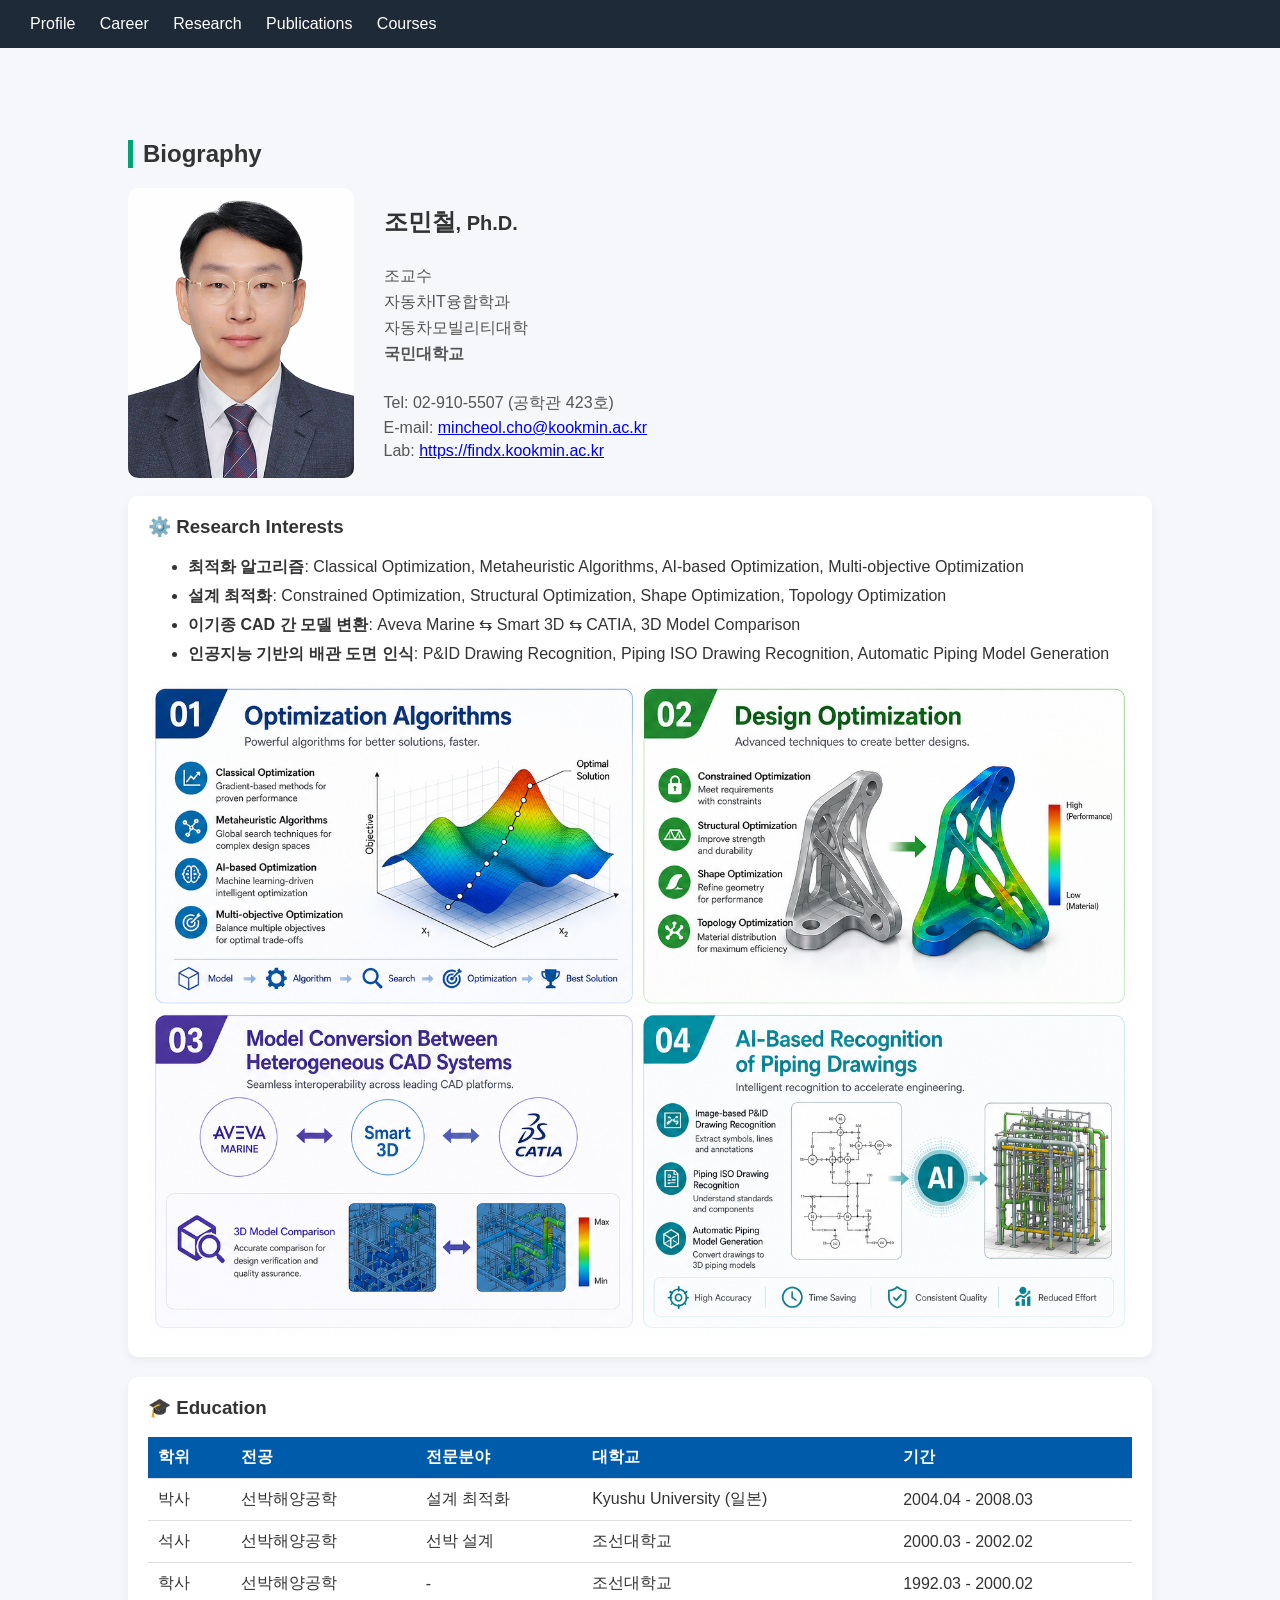
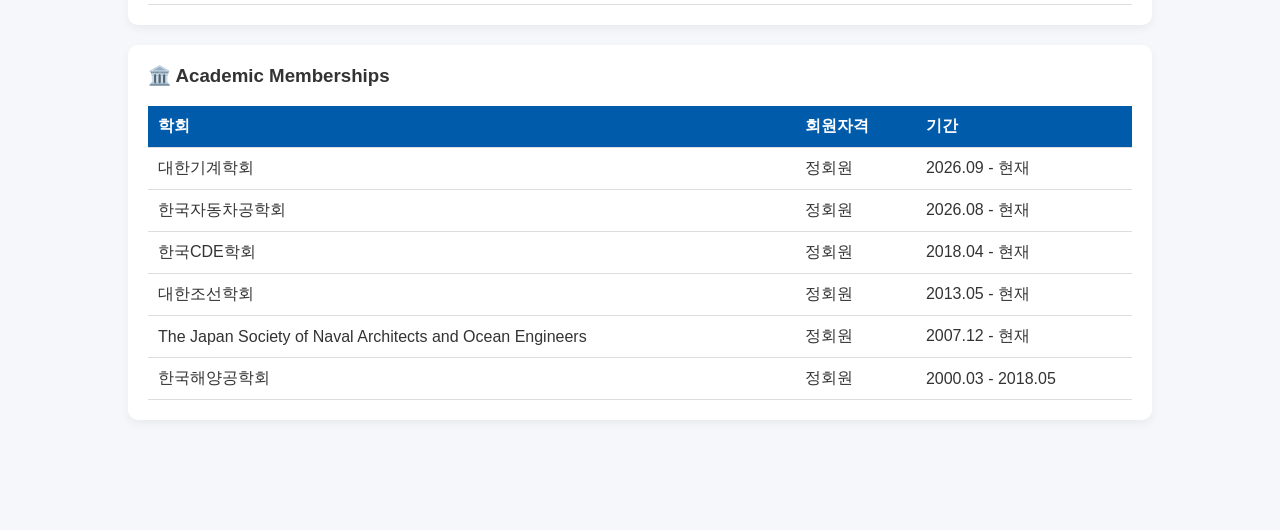
<file: index.html>
<!DOCTYPE html>
<html lang="kr">

<head>
<meta charset="UTF-8">
<meta name="viewport" content="width=device-width, initial-scale=1.0">
<title>FindX - Profile</title>
<link rel="stylesheet" href="style.css">
<link rel="icon" href="./img/kmu.ico" type="image/x-icon">
</head>

<body>

<!-- 네비게이션 -->
<nav>
    <a href="index.html">Profile</a>

    <div class="dropdown">
        <a href="career.html">Career</a>
        <div class="dropdown-content">
            <a href="career.html#industry">Industry</a>
            <a href="career.html#teaching">Teaching</a>
            <a href="career.html#service">Service</a>
        </div>
    </div>

    <div class="dropdown">
        <a href="research.html">Research</a>
        <div class="dropdown-content">
            <a href="research.html#Projects">Research Projects</a>
            <a href="research.html#Collaborations">Collaborations</a>
        </div>
    </div>

    <div class="dropdown">
        <a href="publications.html">Publications</a>
        <div class="dropdown-content">
            <a href="publications.html#journal">Journal Articles</a>
            <a href="publications.html#conference">Conference Papers</a>
            <a href="publications.html#patent">Patents</a>
            <a href="publications.html#copyright">Copyrights</a>
        </div>
    </div>

    <a href="courses.html">Courses</a>
</nav>

<div class="container">

<!-- 소개 -->
<section id="profile" class="section">
    <h2>Biography</h2>

    <div class="profile">
        <img src="./img/cho.jpg">

        <div class="profile-info">
            <p><h1>조민철<small>, Ph.D.</small></h1></p>
			<br>
            <p>조교수</p>
            <p>자동차IT융합학과</p>
            <p>자동차모빌리티대학</p>
            <p><strong>국민대학교</strong></p>
			<br>
            <p>Tel: 02-910-5507 (공학관 423호)</p>
            <p>E-mail: <a href="mailto:mincheol.cho@kookmin.ac.kr">mincheol.cho@kookmin.ac.kr</a></p>
            <p>Lab: <a href="https://findx.kookmin.ac.kr">https://findx.kookmin.ac.kr</a></p>
        </div>
    </div>
	<br>

    <div class="card">
        <h3>⚙️ Research Interests</h3>
		<ul>
			<li><strong>최적화 알고리즘</strong>: Classical Optimization, Metaheuristic Algorithms, AI-based Optimization, Multi-objective Optimization</li>
			<li><strong>설계 최적화</strong>: Constrained Optimization, Structural Optimization, Shape Optimization, Topology Optimization</li>
			<li><strong>이기종 CAD 간 모델 변환</strong>: Aveva Marine ⇆ Smart 3D ⇆ CATIA, 3D Model Comparison</li>
			<li><strong>인공지능 기반의 배관 도면 인식</strong>: P&ID Drawing Recognition, Piping ISO Drawing Recognition, Automatic Piping Model Generation</li>
		</ul>
		
		<div class="profile">
			<img src="./img/research_interests.png">
		</div>
    </div>

    <div class="card">
        <h3>🎓 Education</h3>
        <table>
            <tr><th>학위</th><th>전공</th><th>전문분야</th><th>대학교</th><th>기간</th></tr>
            <tr><td>박사</td><td>선박해양공학</td><td>설계 최적화</td><td>Kyushu University (일본)</td><td>2004.04 - 2008.03</td></tr>
            <tr><td>석사</td><td>선박해양공학</td><td>선박 설계</td><td>조선대학교</td><td>2000.03 - 2002.02</td></tr>
            <tr><td>학사</td><td>선박해양공학</td><td>-</td><td>조선대학교</td><td>1992.03 - 2000.02</td></tr>
        </table>
    </div>

    <div class="card">
        <h3>🏛️ Academic Memberships</h3>
        <table>
            <tr><th>학회</th><th>회원자격</th><th>기간</th></tr>
            <tr><td>대한기계학회</td><td>정회원</td><td>2026.09 - 현재</td></tr>
            <tr><td>한국자동차공학회</td><td>정회원</td><td>2026.08 - 현재</td></tr>
            <tr><td>한국CDE학회</td><td>정회원</td><td>2018.04 - 현재</td></tr>
            <tr><td>대한조선학회</td><td>정회원</td><td>2013.05 - 현재</td></tr>
            <tr><td>The Japan Society of Naval Architects and Ocean Engineers</td><td>정회원</td><td>2007.12 - 현재</td></tr>
            <tr><td>한국해양공학회</td><td>정회원</td><td>2000.03 - 2018.05</td></tr>
        </table>
    </div>

</section>

</div> <!-- container -->

</body>
</html>
</file>
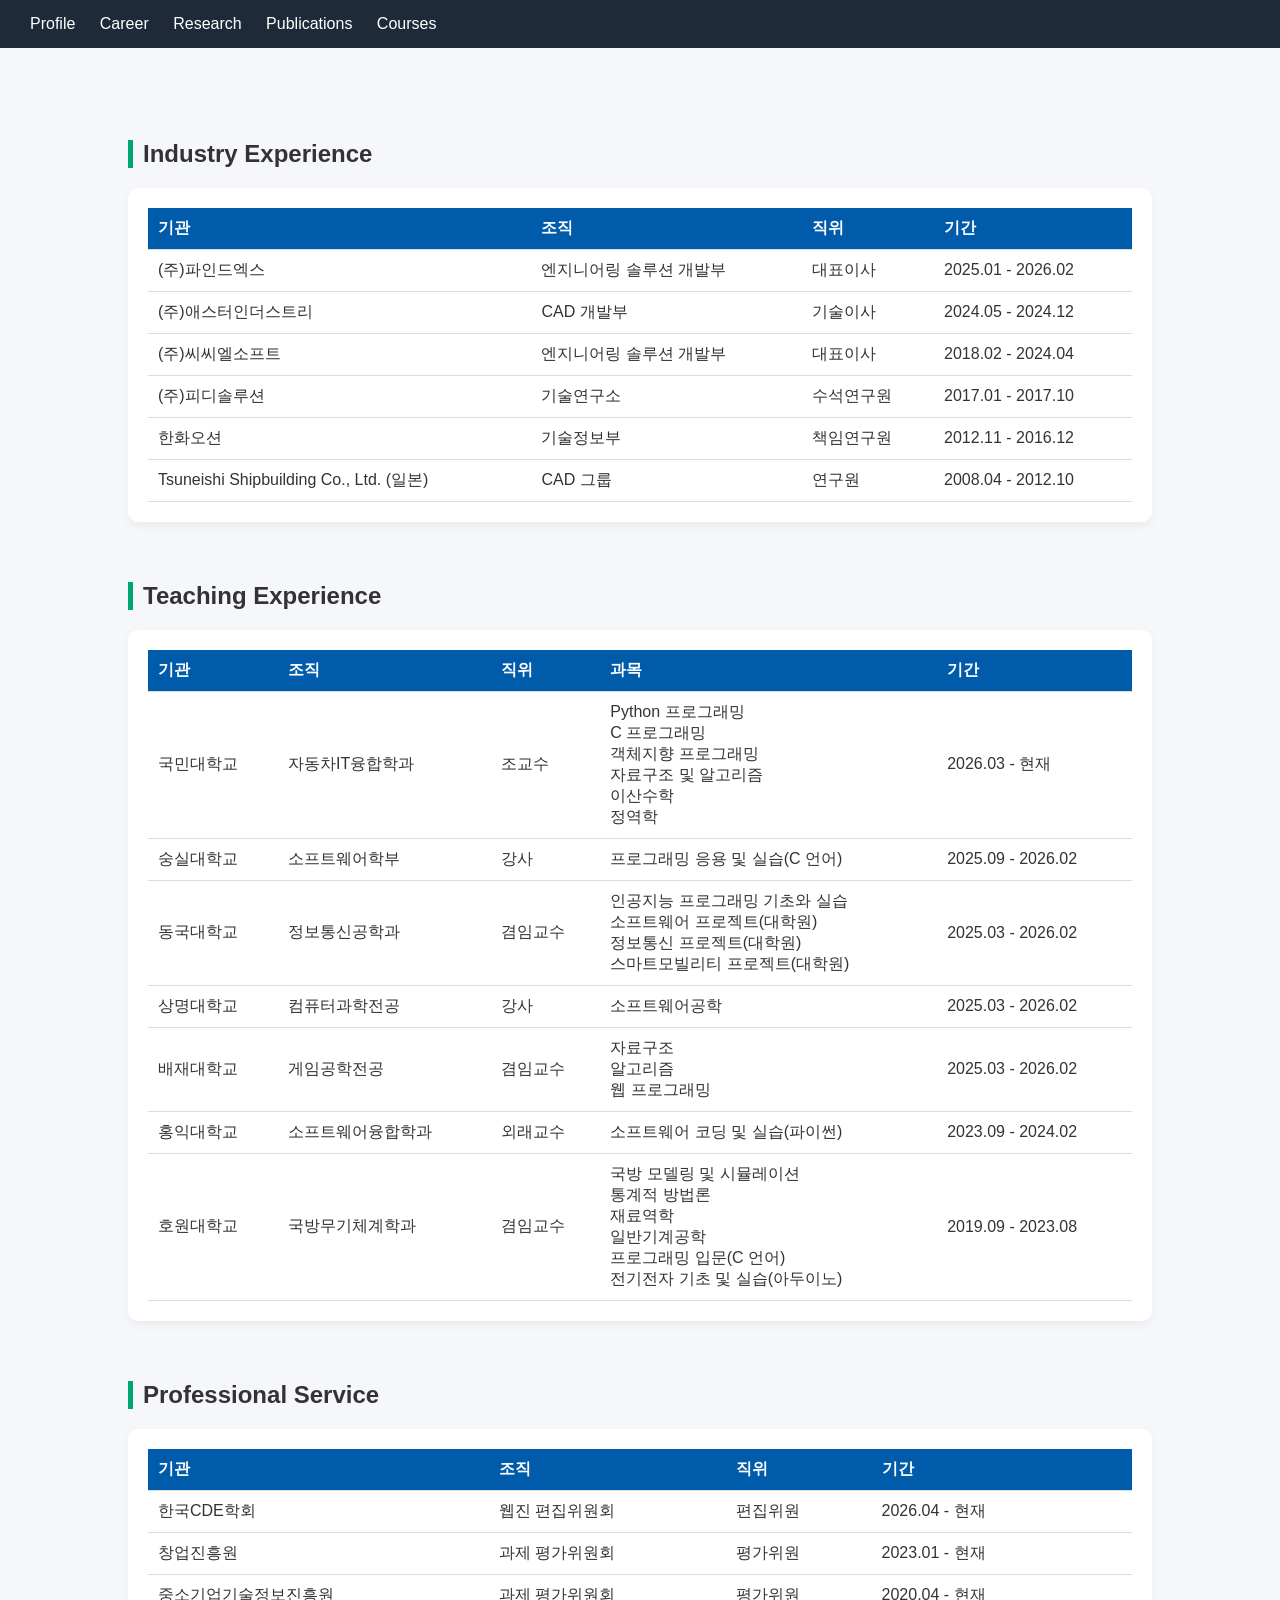
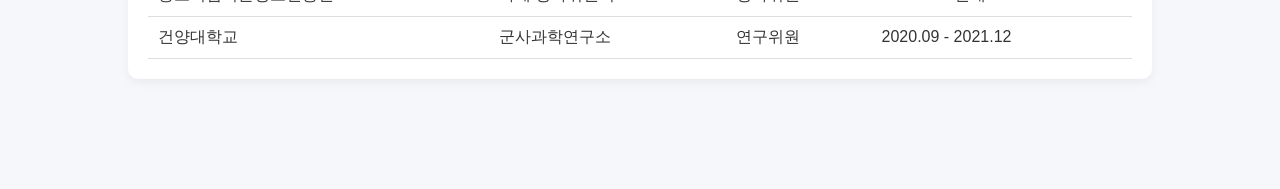
<file: career.html>
<!DOCTYPE html>
<html lang="kr">

<head>
<meta charset="UTF-8">
<meta name="viewport" content="width=device-width, initial-scale=1.0">
<title>FindX - Career</title>
<link rel="stylesheet" href="style.css">
<link rel="icon" href="./img/kmu.ico" type="image/x-icon">
</head>

<body>

<!-- 네비게이션 -->
<nav>
    <a href="index.html">Profile</a>

    <div class="dropdown">
        <a href="career.html">Career</a>
        <div class="dropdown-content">
            <a href="career.html#industry">Industry</a>
            <a href="career.html#teaching">Teaching</a>
            <a href="career.html#service">Service</a>
        </div>
    </div>

    <div class="dropdown">
        <a href="research.html">Research</a>
        <div class="dropdown-content">
            <a href="research.html#Projects">Research Projects</a>
            <a href="research.html#Collaborations">Collaborations</a>
        </div>
    </div>

    <div class="dropdown">
        <a href="publications.html">Publications</a>
        <div class="dropdown-content">
            <a href="publications.html#journal">Journal Articles</a>
            <a href="publications.html#conference">Conference Papers</a>
            <a href="publications.html#patent">Patents</a>
            <a href="publications.html#copyright">Copyrights</a>
        </div>
    </div>

    <a href="courses.html">Courses</a>
</nav>

<div class="container">

<!-- 산업체 경력 -->
<section id="industry" class="section">
    <h2>Industry Experience</h2>

    <div class="card">
        <table>
            <tr><th>기관</th><th>조직</th><th>직위</th><th>기간</th></tr>
            <tr><td>(주)파인드엑스</td><td>엔지니어링 솔루션 개발부</td><td>대표이사</td><td>2025.01 - 2026.02</td></tr>
            <tr><td>(주)애스터인더스트리</td><td>CAD 개발부</td><td>기술이사</td><td>2024.05 - 2024.12</td></tr>
            <tr><td>(주)씨씨엘소프트</td><td>엔지니어링 솔루션 개발부</td><td>대표이사</td><td>2018.02 - 2024.04</td></tr>
            <tr><td>(주)피디솔루션</td><td>기술연구소</td><td>수석연구원</td><td>2017.01 - 2017.10</td></tr>
            <tr><td>한화오션</td><td>기술정보부</td><td>책임연구원</td><td>2012.11 - 2016.12</td></tr>
            <tr><td>Tsuneishi Shipbuilding Co., Ltd. (일본)</td><td>CAD 그룹</td><td>연구원</td><td>2008.04 - 2012.10</td></tr>
        </table>
    </div>
</section>

<!-- 교육 경력 -->
<section id="teaching" class="section">
    <h2>Teaching Experience</h2>

    <div class="card">
        <table >
            <tr><th>기관</th><th>조직</th><th>직위</th><th>과목</th><th>기간</th></tr>
            <tr><td>국민대학교</td><td>자동차IT융합학과</td><td>조교수</td><td>Python 프로그래밍<br>C 프로그래밍<br>객체지향 프로그래밍<br>자료구조 및 알고리즘<br>이산수학<br>정역학</td><td>2026.03 - 현재</td></tr>
            <tr><td>숭실대학교</td><td>소프트웨어학부</td><td>강사</td><td>프로그래밍 응용 및 실습(C 언어)</td><td>2025.09 - 2026.02</td></tr>
            <tr><td>동국대학교</td><td>정보통신공학과</td><td>겸임교수</td><td>인공지능 프로그래밍 기초와 실습<br>소프트웨어 프로젝트(대학원)<br>정보통신 프로젝트(대학원)<br>스마트모빌리티 프로젝트(대학원)</td><td>2025.03 - 2026.02</td></tr>
            <tr><td>상명대학교</td><td>컴퓨터과학전공</td><td>강사</td><td>소프트웨어공학</td><td>2025.03 - 2026.02</td></tr>
            <tr><td>배재대학교</td><td>게임공학전공</td><td>겸임교수</td><td>자료구조<br>알고리즘<br>웹 프로그래밍</td><td>2025.03 - 2026.02</td></tr>
            <tr><td>홍익대학교</td><td>소프트웨어융합학과</td><td>외래교수</td><td>소프트웨어 코딩 및 실습(파이썬)</td><td>2023.09 - 2024.02</td></tr>
            <tr><td>호원대학교</td><td>국방무기체계학과</td><td>겸임교수</td><td>국방 모델링 및 시뮬레이션<br>통계적 방법론<br>재료역학<br>일반기계공학<br>프로그래밍 입문(C 언어)<br>전기전자 기초 및 실습(아두이노)</td><td>2019.09 - 2023.08</td></tr>
        </table>
    </div>
</section>

<!-- 위원회 경력 -->
<section id="service" class="section">
    <h2>Professional Service</h2>

    <div class="card">
        <table>
            <tr><th>기관</th><th>조직</th><th>직위</th><th>기간</th></tr>
            <tr><td>한국CDE학회</td><td>웹진 편집위원회</td><td>편집위원</td><td>2026.04 - 현재</td></tr>
            <tr><td>창업진흥원</td><td>과제 평가위원회</td><td>평가위원</td><td>2023.01 - 현재</td></tr>
            <tr><td>중소기업기술정보진흥원</td><td>과제 평가위원회</td><td>평가위원</td><td>2020.04 - 현재</td></tr>
            <tr><td>건양대학교</td><td>군사과학연구소</td><td>연구위원</td><td>2020.09 - 2021.12</td></tr>
        </table>
    </div>
</section>

</div> <!-- container -->

</body>
</html>
</file>
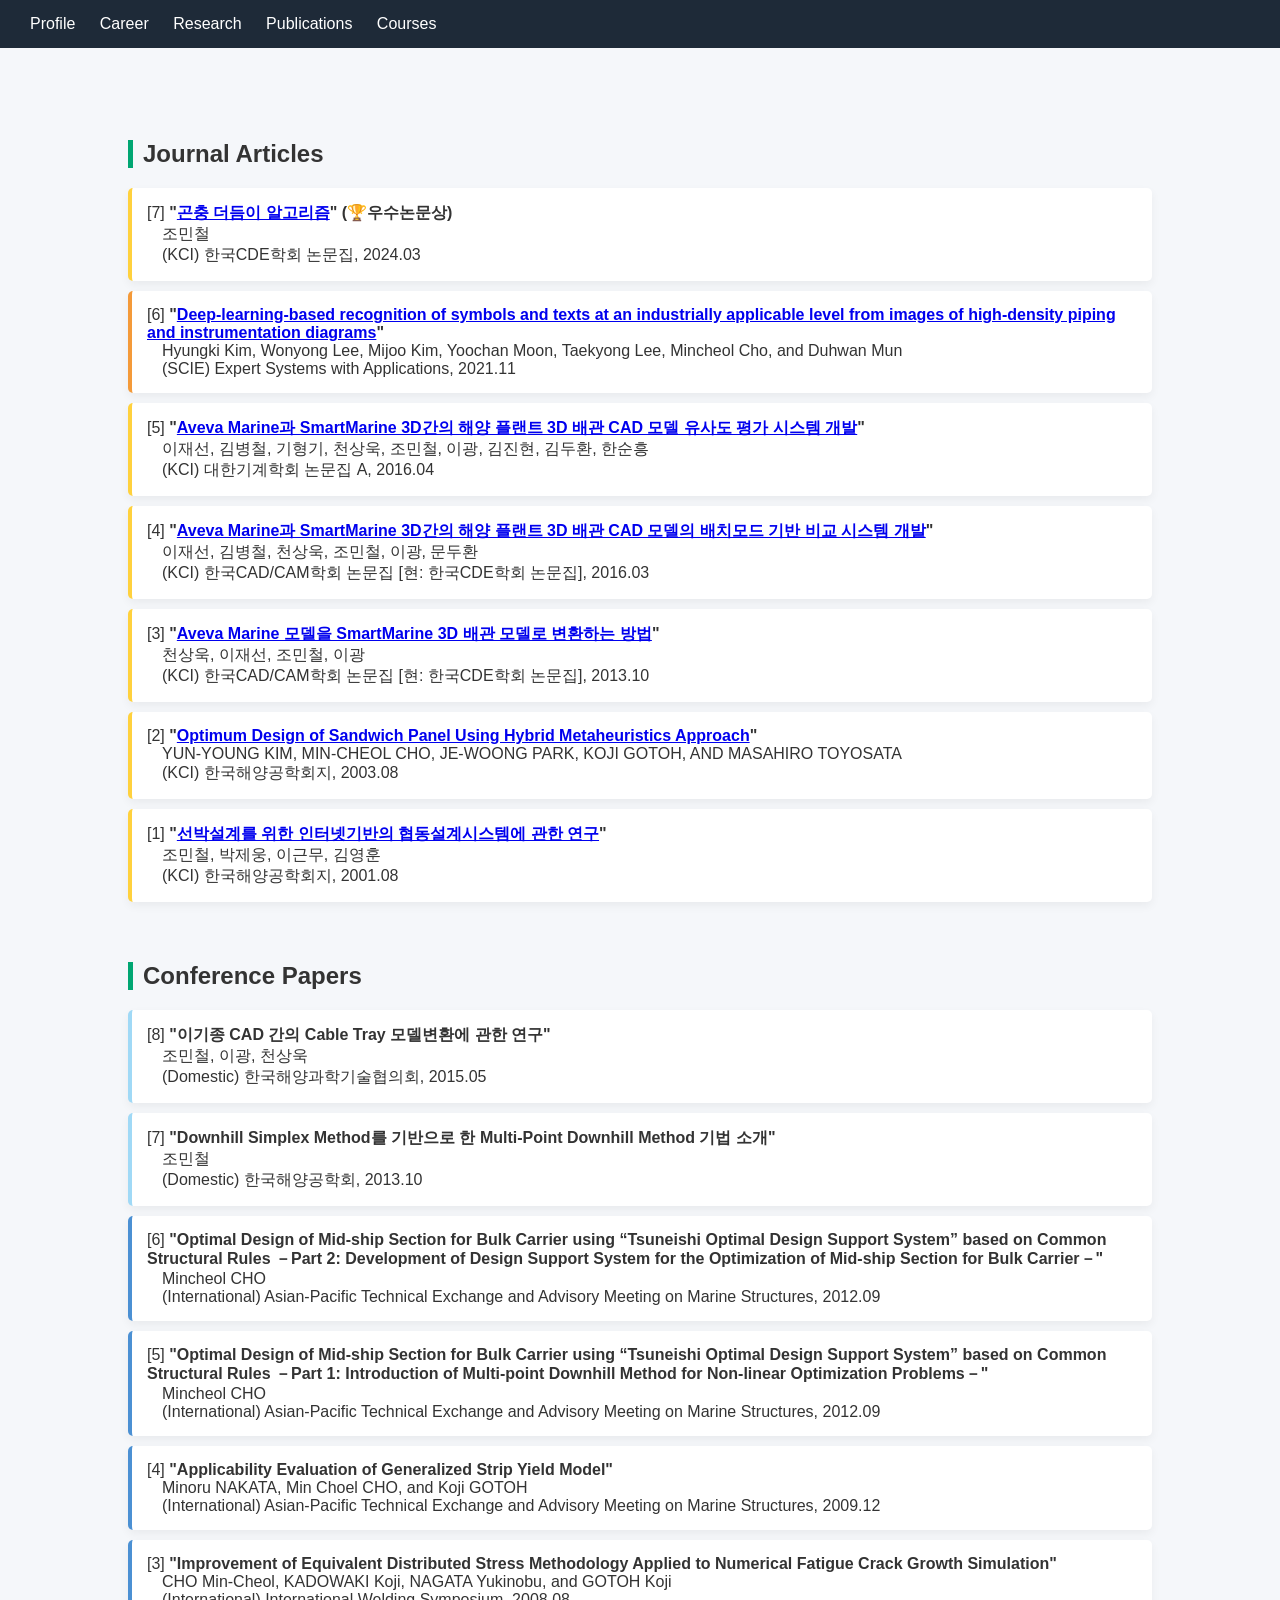
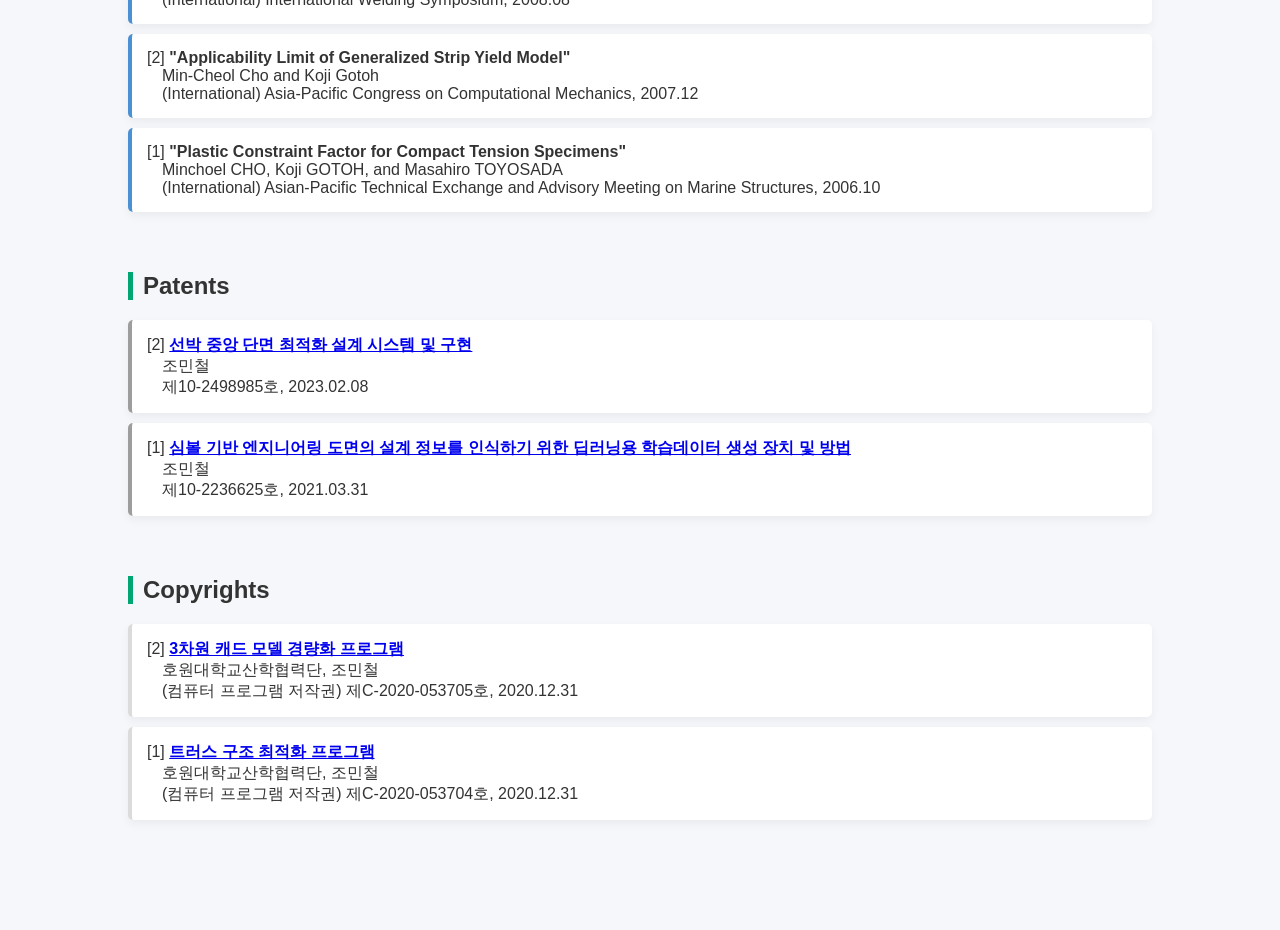
<file: publications.html>
<!DOCTYPE html>
<html lang="kr">

<head>
<meta charset="UTF-8">
<meta name="viewport" content="width=device-width, initial-scale=1.0">
<title>FindX - Publications</title>
<link rel="stylesheet" href="style.css">
<link rel="icon" href="./img/kmu.ico" type="image/x-icon">
</head>

<body>

<!-- 네비게이션 -->
<nav>
    <a href="index.html">Profile</a>

    <div class="dropdown">
        <a href="career.html">Career</a>
        <div class="dropdown-content">
            <a href="career.html#industry">Industry</a>
            <a href="career.html#teaching">Teaching</a>
            <a href="career.html#service">Service</a>
        </div>
    </div>

    <div class="dropdown">
        <a href="research.html">Research</a>
        <div class="dropdown-content">
            <a href="research.html#Projects">Research Projects</a>
            <a href="research.html#Collaborations">Collaborations</a>
        </div>
    </div>

    <div class="dropdown">
        <a href="publications.html">Publications</a>
        <div class="dropdown-content">
            <a href="publications.html#journal">Journal Articles</a>
            <a href="publications.html#conference">Conference Papers</a>
            <a href="publications.html#patent">Patents</a>
            <a href="publications.html#copyright">Copyrights</a>
        </div>
    </div>

    <a href="courses.html">Courses</a>
</nav>

<div class="container">

<!-- 학술활동 - Journal -->
<section id="journal" class="section">
    <h2>Journal Articles</h2>

	<!-- <a href="" target="_blank"></a> -->

    <div class="card paper-kci">
        [7] <strong>"<a href="https://doi.org/10.7315/CDE.2024.011" target="_blank">곤충 더듬이 알고리즘</a>" (🏆우수논문상)</strong><br>
		<span>조민철<br>
		(KCI) 한국CDE학회 논문집, 2024.03</span>
    </div>

    <div class="card paper-sci">
        [6] <strong>"<a href="https://doi.org/10.1016/j.eswa.2021.115337" target="_blank">Deep-learning-based recognition of symbols and texts at an industrially applicable level from images of high-density piping and instrumentation diagrams</a>"</strong><br>
		<span>Hyungki Kim, Wonyong Lee, Mijoo Kim, Yoochan Moon, Taekyong Lee, Mincheol Cho, and Duhwan Mun<br>
		(SCIE) Expert Systems with Applications, 2021.11</span>
    </div>

    <div class="card paper-kci">
        [5] <strong>"<a href="https://doi.org/10.3795/KSME-A.2016.40.4.397" target="_blank">Aveva Marine과 SmartMarine 3D간의 해양 플랜트 3D 배관 CAD 모델 유사도 평가 시스템 개발</a>"</strong><br>
		<span>이재선, 김병철, 기형기, 천상욱, 조민철, 이광, 김진현, 김두환, 한순흥<br>
		(KCI) 대한기계학회 논문집 A, 2016.04</span>
    </div>

    <div class="card paper-kci">
        [4] <strong>"<a href="https://doi.org/10.7315/CADCAM.2016.078" target="_blank">Aveva Marine과 SmartMarine 3D간의 해양 플랜트 3D 배관 CAD 모델의 배치모드 기반 비교 시스템 개발</a>"</strong><br>
		<span>이재선, 김병철, 천상욱, 조민철, 이광, 문두환<br>
		(KCI) 한국CAD/CAM학회 논문집 [현: 한국CDE학회 논문집], 2016.03</span>
    </div>

    <div class="card paper-kci">
        [3] <strong>"<a href="https://doi.org/10.7315/CADCAM.2013.329" target="_blank">Aveva Marine 모델을 SmartMarine 3D 배관 모델로 변환하는 방법</a>"</strong><br>
		<span>천상욱, 이재선, 조민철, 이광<br>
		(KCI) 한국CAD/CAM학회 논문집 [현: 한국CDE학회 논문집], 2013.10</span>
    </div>

    <div class="card paper-kci">
        [2] <strong>"<a href="https://www.kci.go.kr/kciportal/ci/sereArticleSearch/ciSereArtiView.kci?sereArticleSearchBean.artiId=ART001000225" target="_blank">Optimum Design of Sandwich Panel Using Hybrid Metaheuristics Approach</a>"</strong><br>
		<span>YUN-YOUNG KIM, MIN-CHEOL CHO, JE-WOONG PARK, KOJI GOTOH, AND MASAHIRO TOYOSATA<br>
		(KCI) 한국해양공학회지, 2003.08</span>
    </div>

    <div class="card paper-kci">
        [1] <strong>"<a href="https://koreascience.kr/article/JAKO200111921164620.pub?&lang=ko" target="_blank">선박설계를 위한 인터넷기반의 협동설계시스템에 관한 연구</a>"</strong><br>
		<span>조민철, 박제웅, 이근무, 김영훈<br>
		(KCI) 한국해양공학회지, 2001.08</span>
    </div>

</section>

<!-- 학술활동 - Conference -->
<section id="conference" class="section">
    <h2>Conference Papers</h2>

    <div class="card paper-dom">
        [8] <strong>"이기종 CAD 간의 Cable Tray 모델변환에 관한 연구"</strong><br>
		<span>조민철, 이광, 천상욱<br>
		(Domestic) 한국해양과학기술협의회, 2015.05</span>
    </div>

    <div class="card paper-dom">
        [7] <strong>"Downhill Simplex Method를 기반으로 한 Multi-Point Downhill Method 기법 소개"</strong><br>
		<span>조민철<br>
		(Domestic) 한국해양공학회, 2013.10</span>
    </div>

    <div class="card paper-int">
        [6] <strong>"Optimal Design of Mid-ship Section for Bulk Carrier using “Tsuneishi Optimal Design Support System” based on Common Structural Rules －Part 2: Development of Design Support System for the Optimization of Mid-ship Section for Bulk Carrier－"</strong><br>
		<span>Mincheol CHO<br>
		(International) Asian-Pacific Technical Exchange and Advisory Meeting on Marine Structures, 2012.09</span>
    </div>

    <div class="card paper-int">
        [5] <strong>"Optimal Design of Mid-ship Section for Bulk Carrier using “Tsuneishi Optimal Design Support System” based on Common Structural Rules －Part 1: Introduction of Multi-point Downhill Method for Non-linear Optimization Problems－"</strong><br>
		<span>Mincheol CHO<br>
		(International) Asian-Pacific Technical Exchange and Advisory Meeting on Marine Structures, 2012.09</span>
    </div>

    <div class="card paper-int">
        [4] <strong>"Applicability Evaluation of Generalized Strip Yield Model"</strong><br>
		<span>Minoru NAKATA, Min Choel CHO, and Koji GOTOH<br>
		(International) Asian-Pacific Technical Exchange and Advisory Meeting on Marine Structures, 2009.12</span>
    </div>

    <div class="card paper-int">
        [3] <strong>"Improvement of Equivalent Distributed Stress Methodology Applied to Numerical Fatigue Crack Growth Simulation"</strong><br>
		<span>CHO Min-Cheol, KADOWAKI Koji, NAGATA Yukinobu, and GOTOH Koji<br>
		(International) International Welding Symposium, 2008.08</span>
    </div>

    <div class="card paper-int">
        [2] <strong>"Applicability Limit of Generalized Strip Yield Model"</strong><br>
		<span>Min-Cheol Cho and Koji Gotoh<br>
		(International) Asia-Pacific Congress on Computational Mechanics, 2007.12</span>
    </div>

    <div class="card paper-int">
        [1] <strong>"Plastic Constraint Factor for Compact Tension Specimens"</strong><br>
		<span>Minchoel CHO, Koji GOTOH, and Masahiro TOYOSADA<br>
		(International) Asian-Pacific Technical Exchange and Advisory Meeting on Marine Structures, 2006.10</span>
    </div>

</section>

<!-- 학술활동 - Patent -->
<section id="patent" class="section">
    <h2>Patents</h2>

	<!-- <a href="" target="_blank"></a> -->
	
    <div class="card patent">
        [2] <strong><a href="https://doi.org/10.8080/1020200126530" target="_blank">선박 중앙 단면 최적화 설계 시스템 및 구현</a></strong><br>
		<span>조민철<br>
		제10-2498985호, 2023.02.08</span>
    </div>

    <div class="card patent">
        [1] <strong><a href="https://doi.org/10.8080/1020190156639" target="_blank">심볼 기반 엔지니어링 도면의 설계 정보를 인식하기 위한 딥러닝용 학습데이터 생성 장치 및 방법</a></strong><br>
		<span>조민철<br>
		제10-2236625호, 2021.03.31</span>
    </div>

</section>

<!-- 학술활동 - Copyright -->
<section id="copyright" class="section">
    <h2>Copyrights</h2>

    <div class="card copyright">
        [2] <strong><a href="https://www.cros.or.kr/psnsys/cmmn/infoPage.do?w2xPath=/ui/twc/cmmn/convenientDtl.xml&regId=C-2020-053705" target="_blank">3차원 캐드 모델 경량화 프로그램</a></strong><br>
		<span>호원대학교산학협력단, 조민철<br>
		(컴퓨터 프로그램 저작권) 제C-2020-053705호, 2020.12.31</span>
    </div>

    <div class="card copyright">
        [1] <strong><a href="https://www.cros.or.kr/psnsys/cmmn/infoPage.do?w2xPath=/ui/twc/cmmn/convenientDtl.xml&regId=C-2020-053704" target="_blank">트러스 구조 최적화 프로그램</a></strong><br>
		<span>호원대학교산학협력단, 조민철<br>
		(컴퓨터 프로그램 저작권) 제C-2020-053704호, 2020.12.31</span>
    </div>

</section>

</div> <!-- container -->

</body>
</html>
</file>
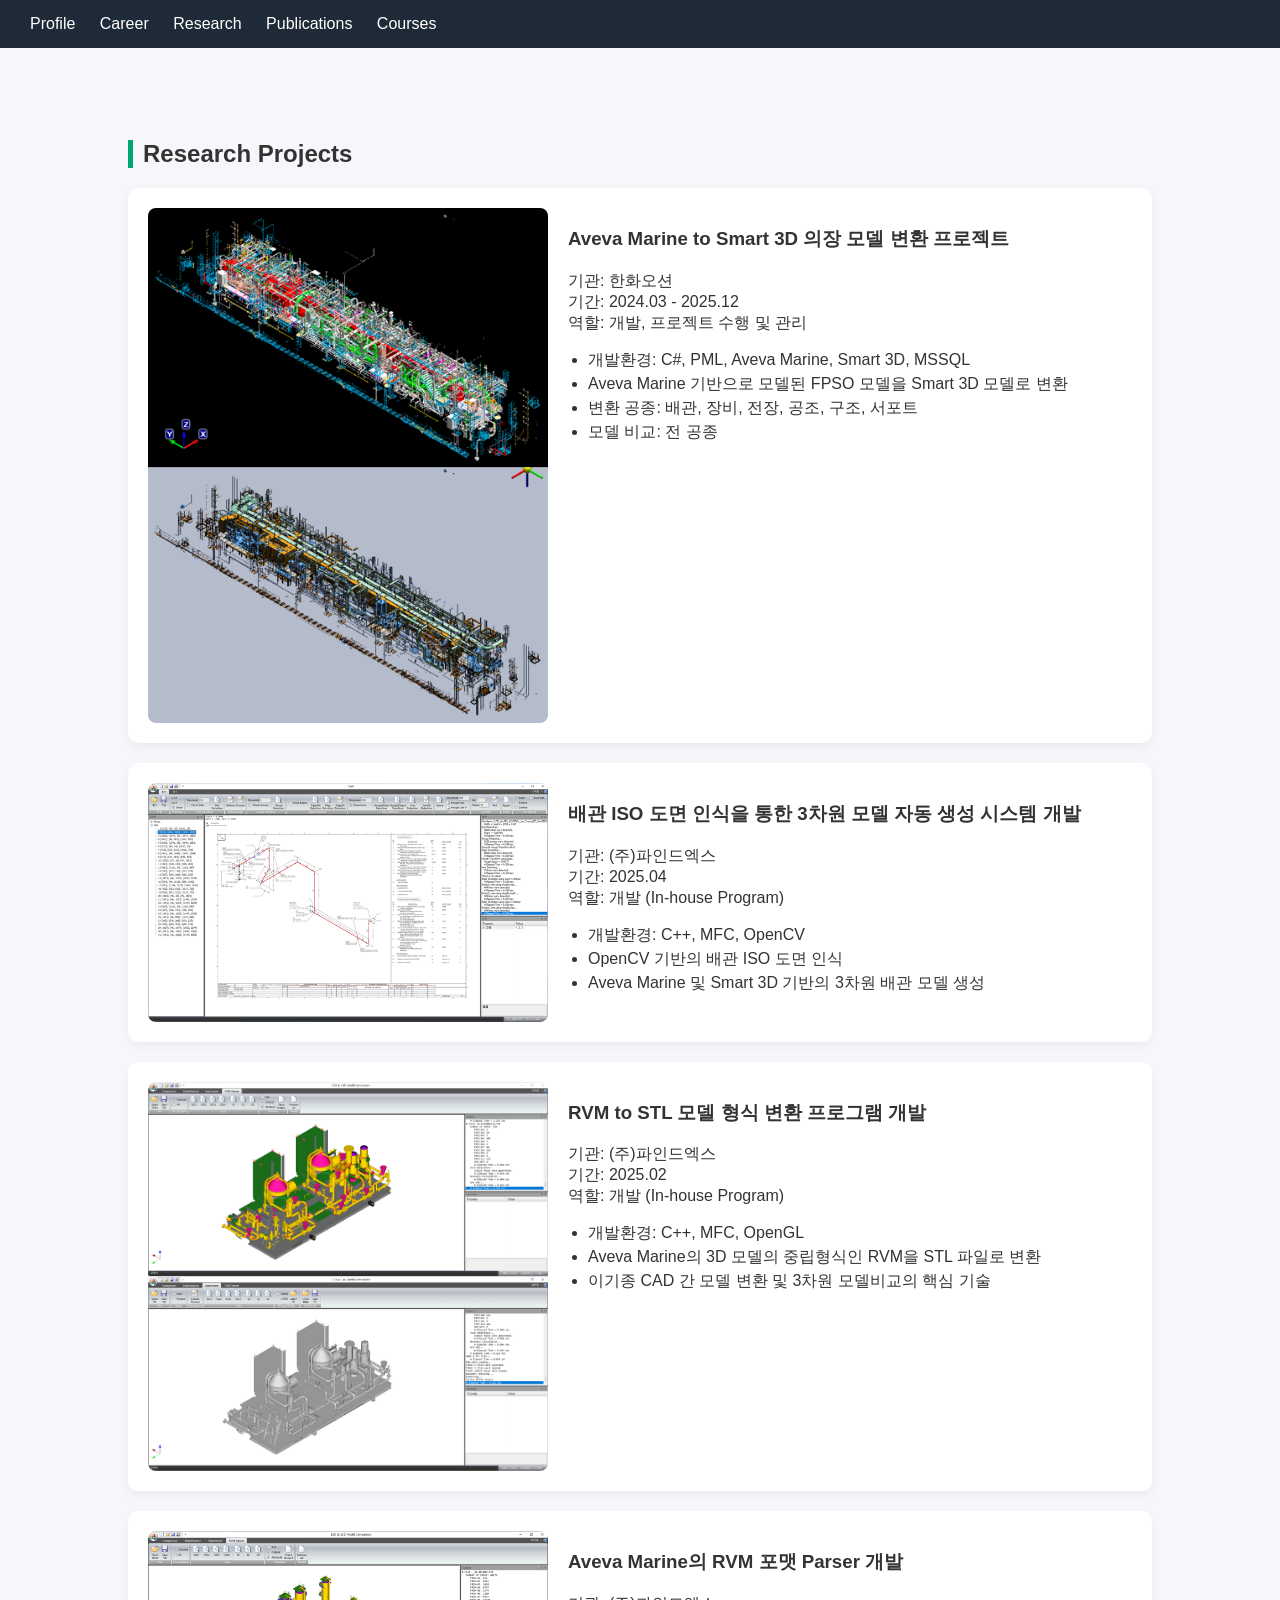
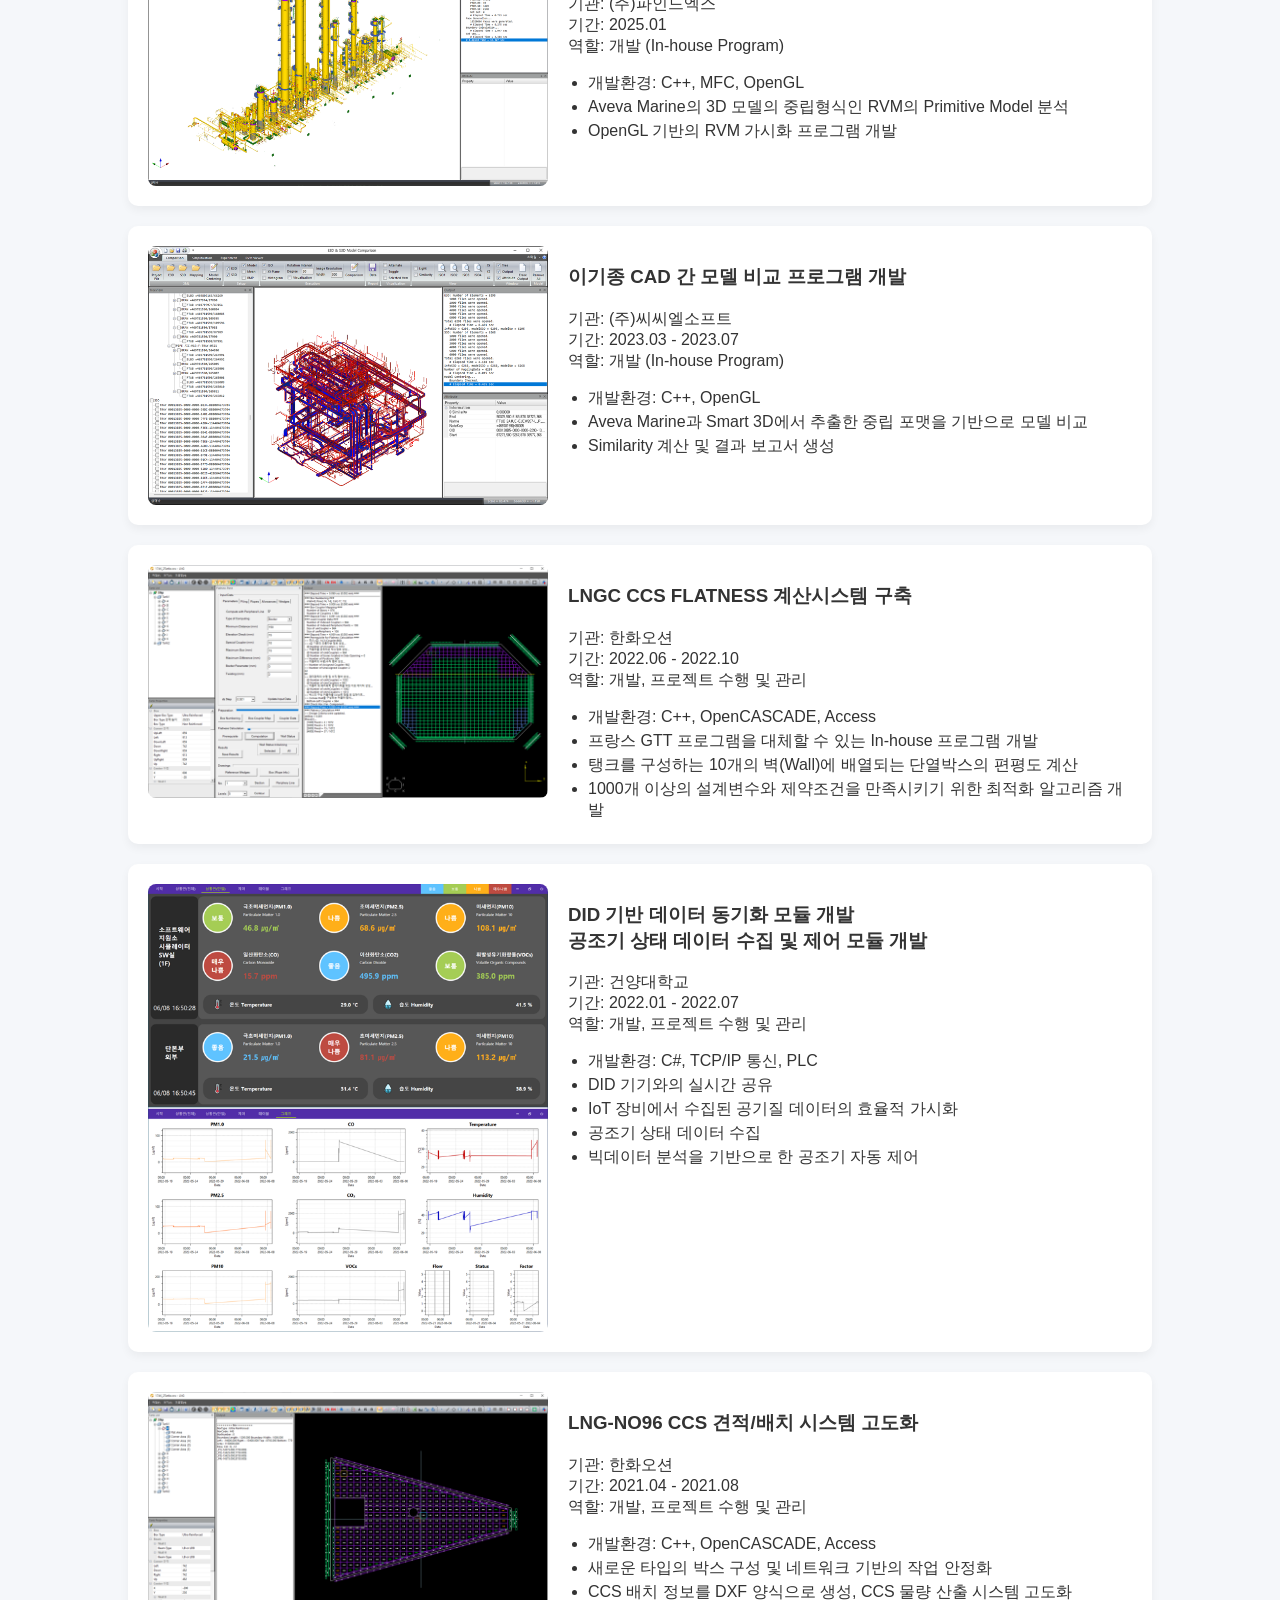
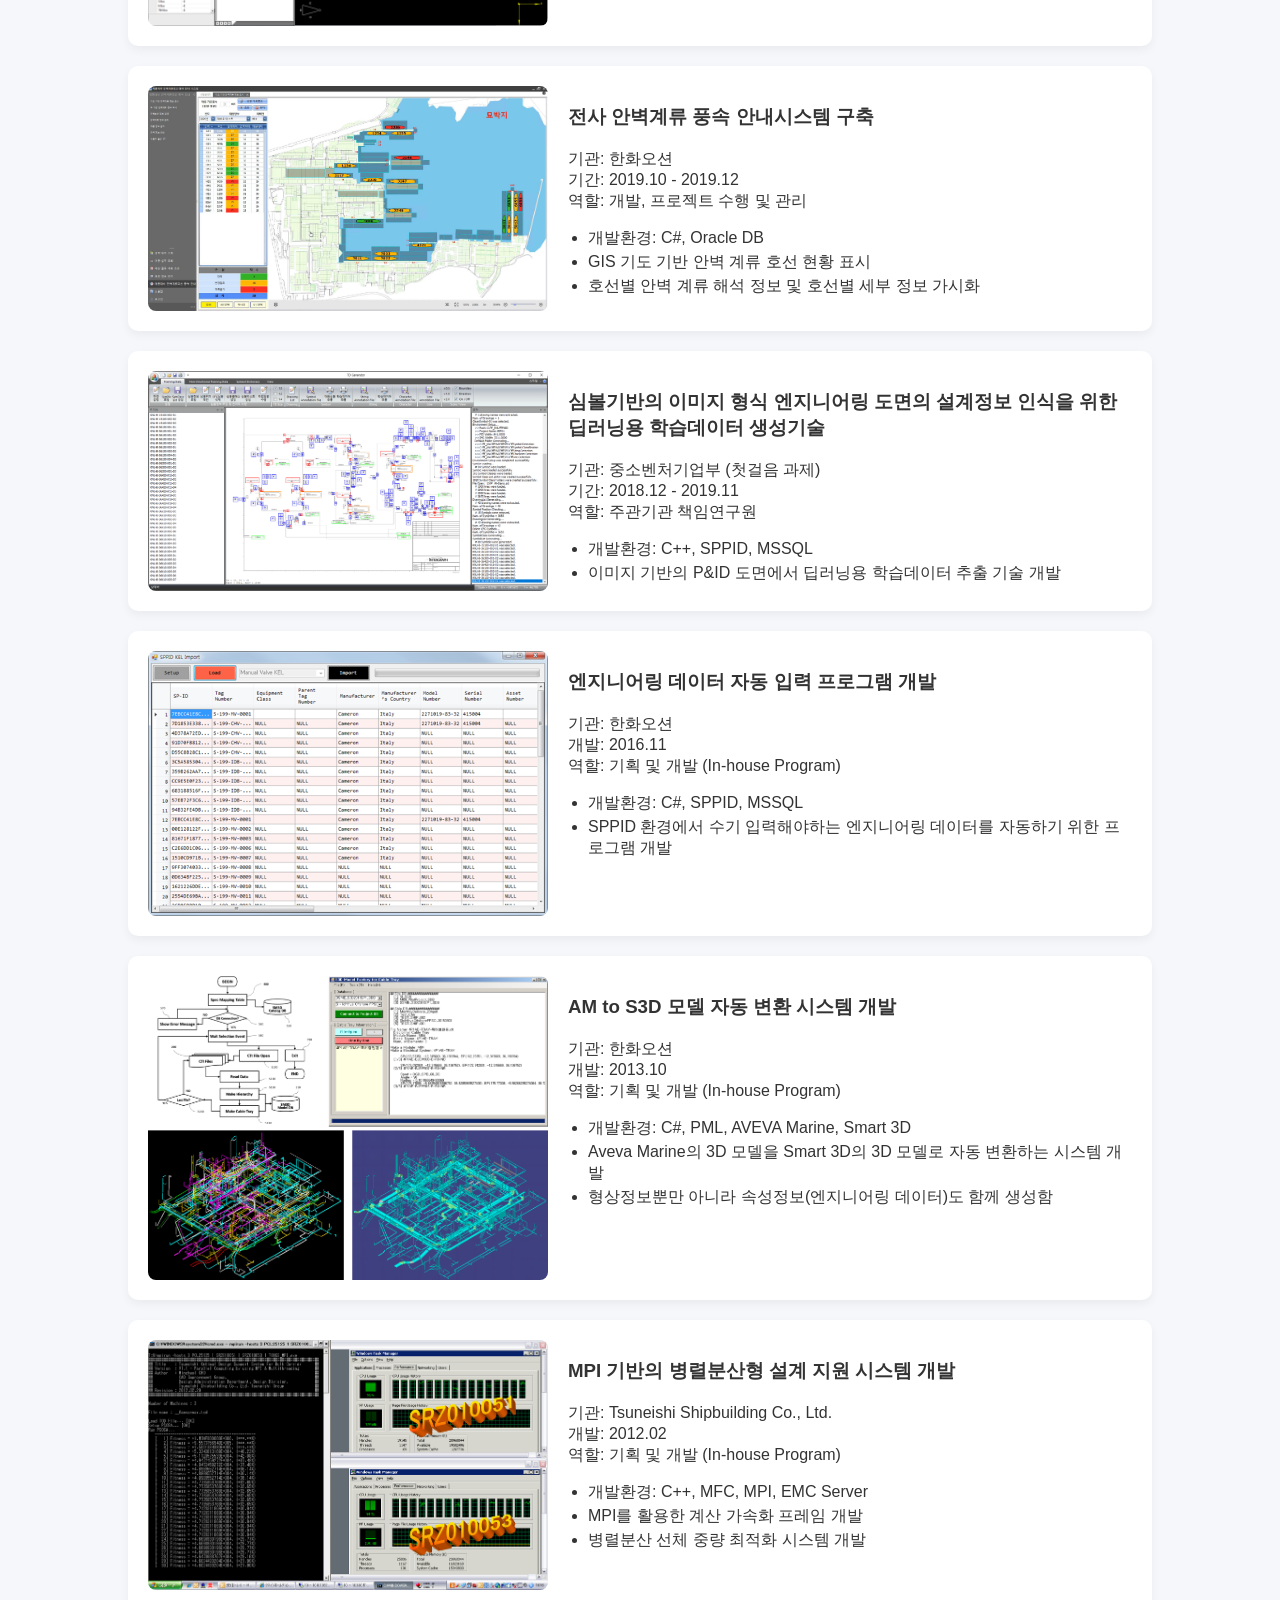
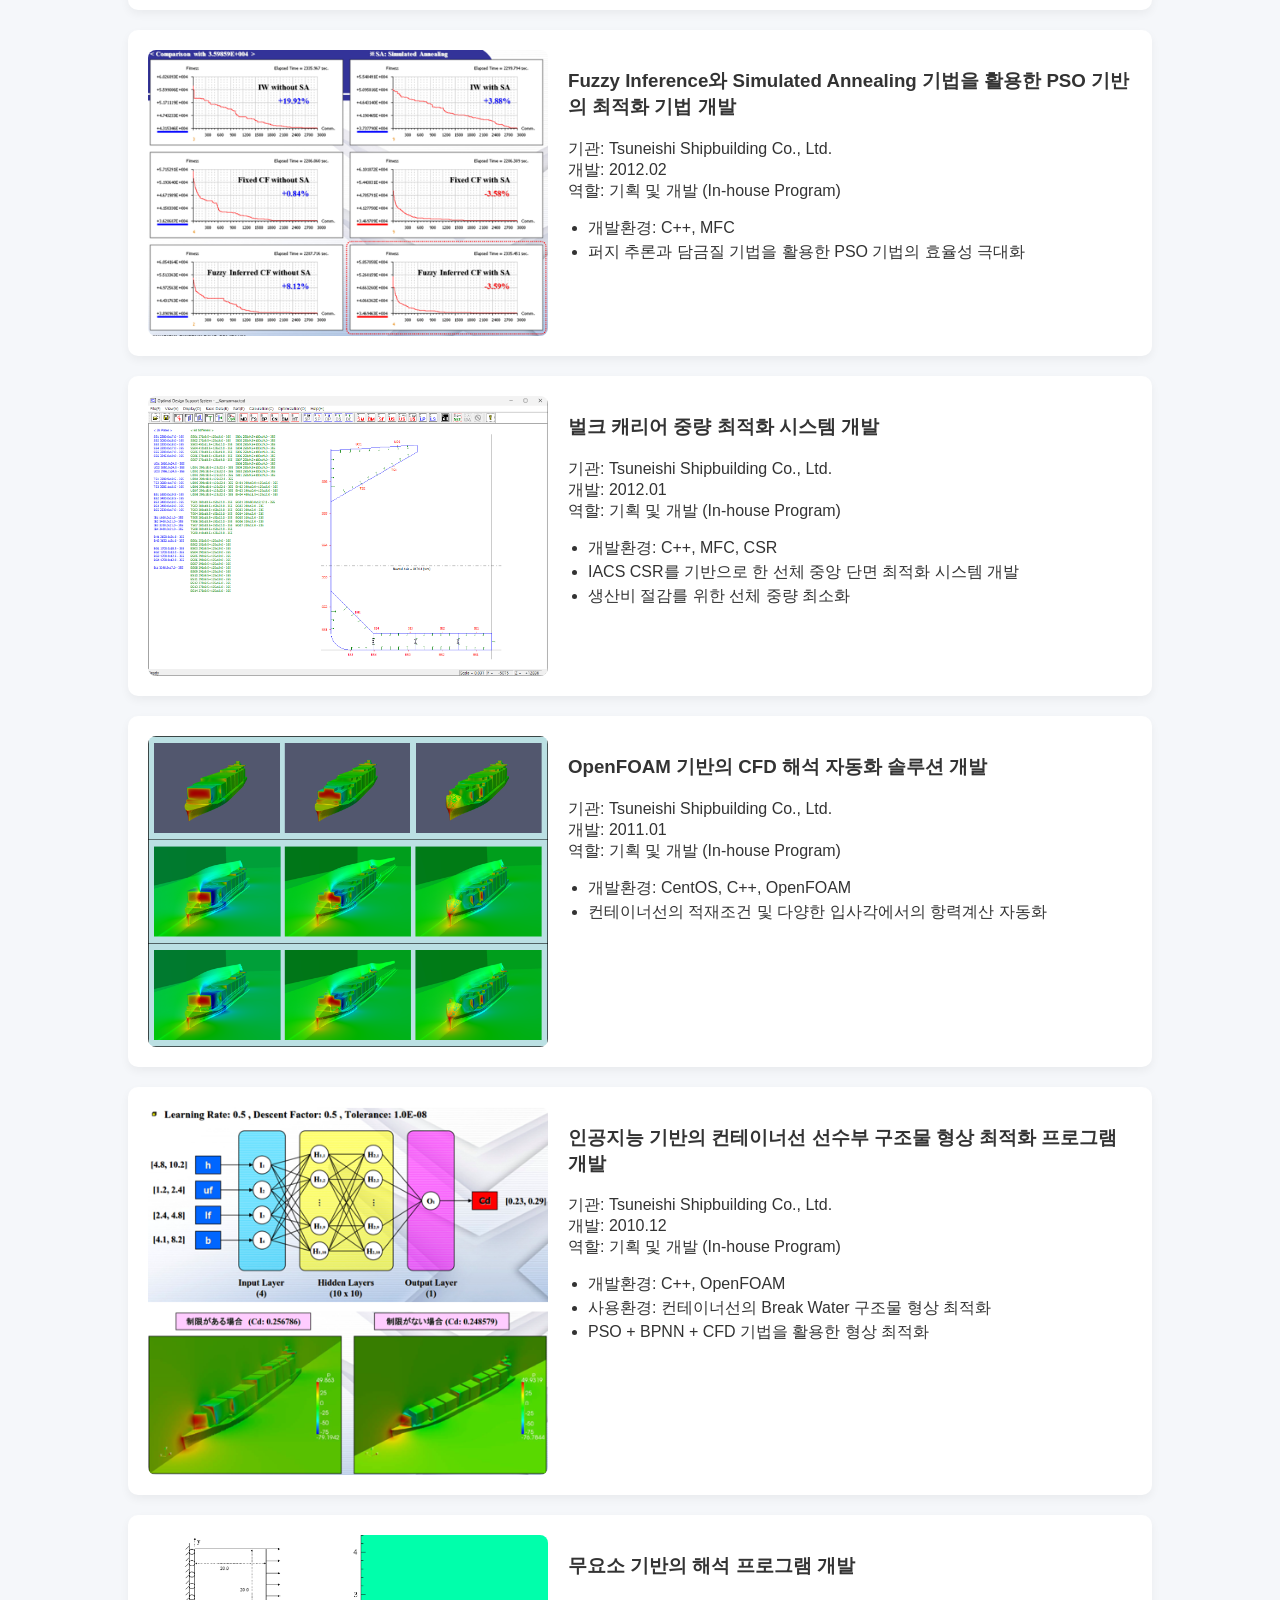
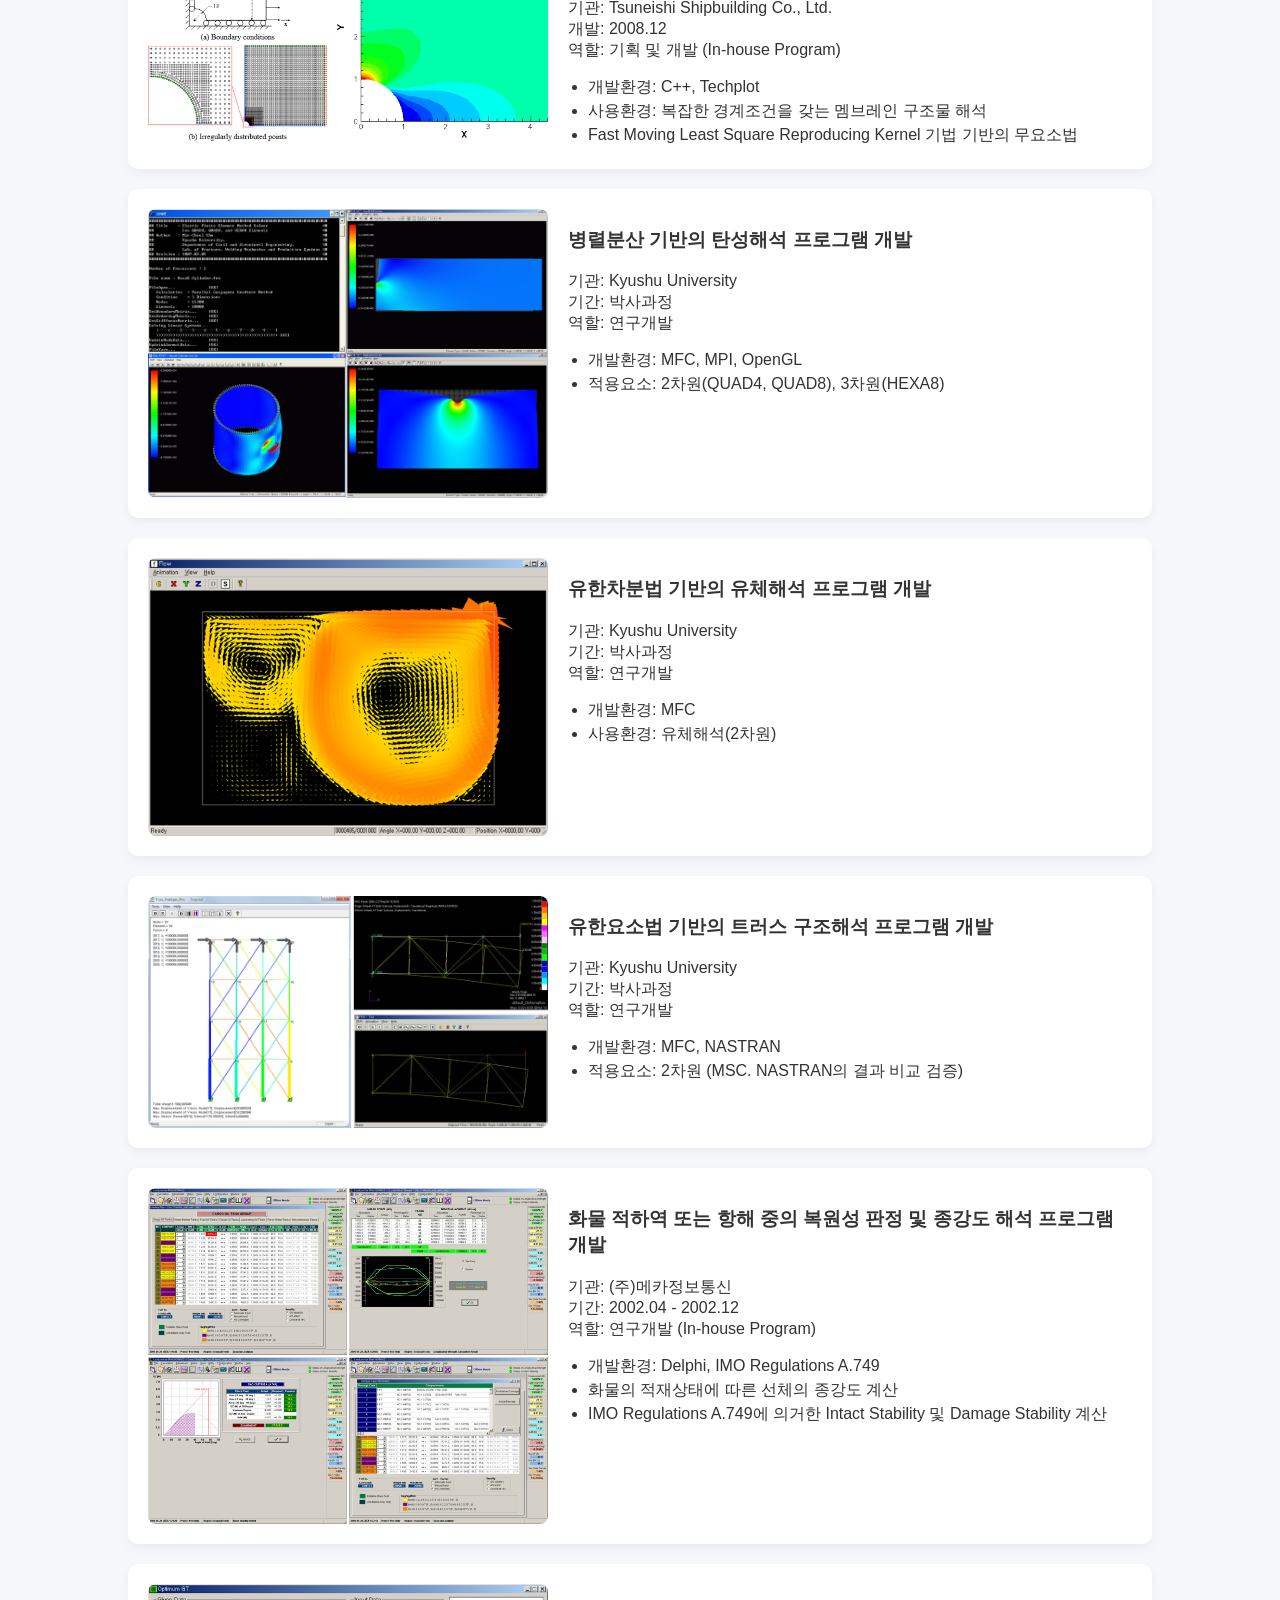
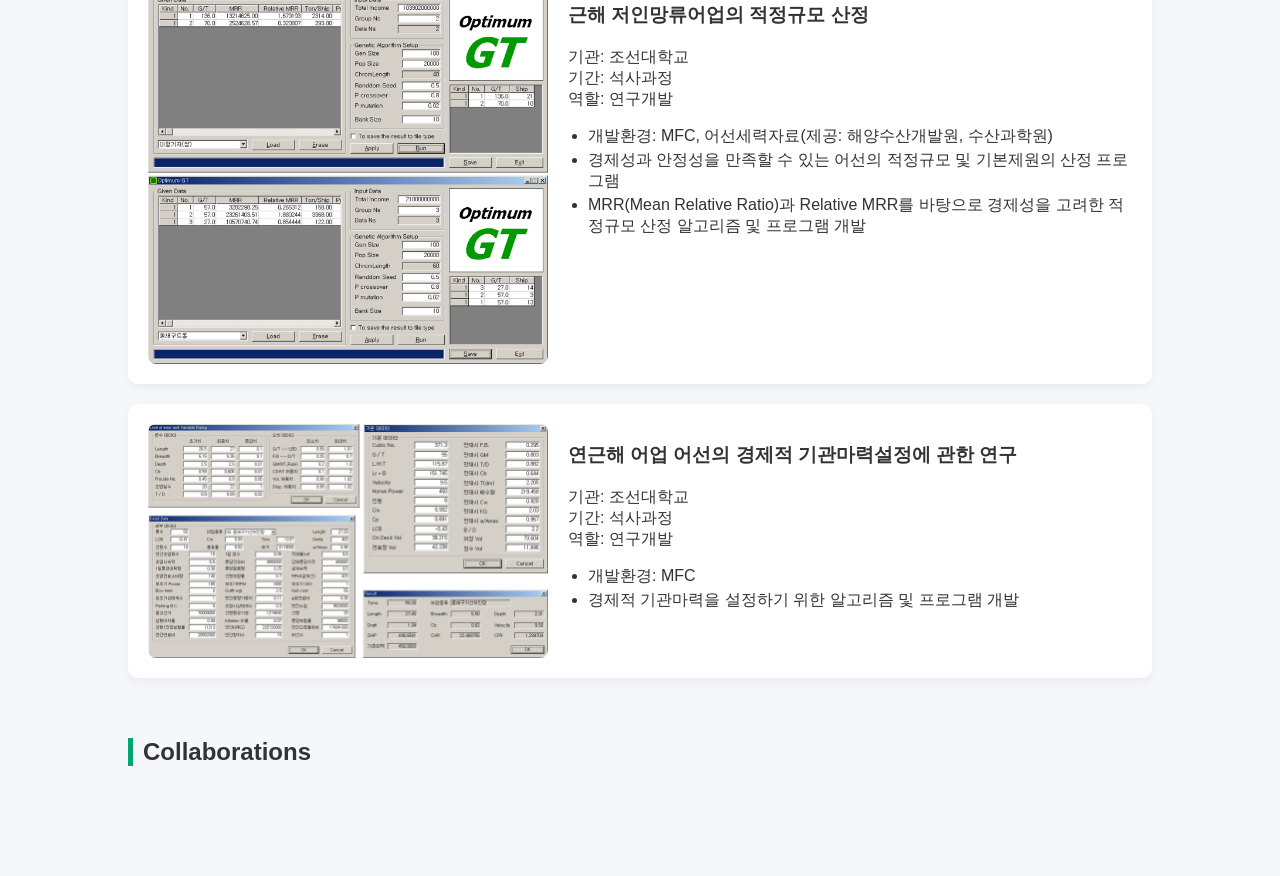
<file: research.html>
<!DOCTYPE html>
<html lang="kr">

<head>
<meta charset="UTF-8">
<meta name="viewport" content="width=device-width, initial-scale=1.0">
<title>FindX - Research</title>
<link rel="stylesheet" href="style.css">
<link rel="icon" href="./img/kmu.ico" type="image/x-icon">
</head>

<body>

<!-- 네비게이션 -->
<nav>
    <a href="index.html">Profile</a>

    <div class="dropdown">
        <a href="career.html">Career</a>
        <div class="dropdown-content">
            <a href="career.html#industry">Industry</a>
            <a href="career.html#teaching">Teaching</a>
            <a href="career.html#service">Service</a>
        </div>
    </div>

    <div class="dropdown">
        <a href="research.html">Research</a>
        <div class="dropdown-content">
            <a href="research.html#Projects">Research Projects</a>
            <a href="research.html#Collaborations">Collaborations</a>
        </div>
    </div>

    <div class="dropdown">
        <a href="publications.html">Publications</a>
        <div class="dropdown-content">
            <a href="publications.html#journal">Journal Articles</a>
            <a href="publications.html#conference">Conference Papers</a>
            <a href="publications.html#patent">Patents</a>
            <a href="publications.html#copyright">Copyrights</a>
        </div>
    </div>

    <a href="courses.html">Courses</a>
</nav>

<div class="container">

<!-- 프로젝트 -->
<section id="Projects" class="section">
    <h2>Research Projects</h2>

	<div class="card research-item">
		<div class="research-img">
			<img src="./img/research/proj_fx_04.png">
		</div>

		<div class="research-content">
			<br>
			<h3>Aveva Marine to Smart 3D 의장 모델 변환 프로젝트</h3>

			<p>
			기관: 한화오션<br>
			기간: 2024.03 - 2025.12<br>
			역할: 개발, 프로젝트 수행 및 관리
			</p>

			<ul>
				<li>개발환경: C#, PML, Aveva Marine, Smart 3D, MSSQL</li>
				<li>Aveva Marine 기반으로 모델된 FPSO 모델을 Smart 3D 모델로 변환</li>
				<li>변환 공종: 배관, 장비, 전장, 공조, 구조, 서포트</li>
				<li>모델 비교: 전 공종</li>
			</ul>
		</div>
	</div>

	<div class="card research-item">
		<div class="research-img">
			<img src="./img/research/proj_fx_03.png">
		</div>

		<div class="research-content">
			<br>
			<h3>배관 ISO 도면 인식을 통한 3차원 모델 자동 생성 시스템 개발</h3>

			<p>
			기관: (주)파인드엑스<br>
			기간: 2025.04<br>
			역할: 개발 (In-house Program)
			</p>

			<ul>
				<li>개발환경: C++, MFC, OpenCV</li>
				<li>OpenCV 기반의 배관 ISO 도면 인식</li>
				<li>Aveva Marine 및 Smart 3D 기반의 3차원 배관 모델 생성</li>
			</ul>
		</div>
	</div>

	<div class="card research-item">
		<div class="research-img">
			<img src="./img/research/proj_fx_02.png">
		</div>

		<div class="research-content">
			<br>
			<h3>RVM to STL 모델 형식 변환 프로그램 개발</h3>

			<p>
			기관: (주)파인드엑스<br>
			기간: 2025.02<br>
			역할: 개발 (In-house Program)
			</p>

			<ul>
				<li>개발환경: C++, MFC, OpenGL</li>
				<li>Aveva Marine의 3D 모델의 중립형식인 RVM을 STL 파일로 변환</li>
				<li>이기종 CAD 간 모델 변환 및 3차원 모델비교의 핵심 기술</li>
			</ul>
		</div>
	</div>

	<div class="card research-item">
		<div class="research-img">
			<img src="./img/research/proj_fx_01.png">
		</div>

		<div class="research-content">
			<br>
			<h3>Aveva Marine의 RVM 포맷 Parser 개발</h3>

			<p>
			기관: (주)파인드엑스<br>
			기간: 2025.01<br>
			역할: 개발 (In-house Program)
			</p>

			<ul>
				<li>개발환경: C++, MFC, OpenGL</li>
				<li>Aveva Marine의 3D 모델의 중립형식인 RVM의 Primitive Model 분석</li>
				<li>OpenGL 기반의 RVM 가시화 프로그램 개발</li>
			</ul>
		</div>
	</div>

	<div class="card research-item">
		<div class="research-img">
			<img src="./img/research/proj_ccl_06.png">
		</div>

		<div class="research-content">
			<br>
			<h3>이기종 CAD 간 모델 비교 프로그램 개발</h3>

			<p>
			기관: (주)씨씨엘소프트<br>
			기간: 2023.03 - 2023.07<br>
			역할: 개발 (In-house Program)
			</p>

			<ul>
				<li>개발환경: C++, OpenGL</li>
				<li>Aveva Marine과 Smart 3D에서 추출한 중립 포맷을 기반으로 모델 비교</li>
				<li>Similarity 계산 및 결과 보고서 생성</li>
			</ul>
		</div>
	</div>

	<div class="card research-item">
		<div class="research-img">
			<img src="./img/research/proj_ccl_05.png">
		</div>

		<div class="research-content">
			<br>
			<h3>LNGC CCS FLATNESS 계산시스템 구축</h3>

			<p>
			기관: 한화오션<br>
			기간: 2022.06 - 2022.10<br>
			역할: 개발, 프로젝트 수행 및 관리
			</p>

			<ul>
				<li>개발환경: C++, OpenCASCADE, Access</li>
				<li>프랑스 GTT 프로그램을 대체할 수 있는 In-house 프로그램 개발</li>
				<li>탱크를 구성하는 10개의 벽(Wall)에 배열되는 단열박스의 편평도 계산</li>
				<li>1000개 이상의 설계변수와 제약조건을 만족시키기 위한 최적화 알고리즘 개발</li>
			</ul>
		</div>
	</div>

	<div class="card research-item">
		<div class="research-img">
			<img src="./img/research/proj_ccl_04.png">
		</div>

		<div class="research-content">
			<br>
			<h3>DID 기반 데이터 동기화 모듈 개발<br>공조기 상태 데이터 수집 및 제어 모듈 개발</h3>

			<p>
			기관: 건양대학교<br>
			기간: 2022.01 - 2022.07<br>
			역할: 개발, 프로젝트 수행 및 관리
			</p>

			<ul>
				<li>개발환경: C#, TCP/IP 통신, PLC</li>
				<li>DID 기기와의 실시간 공유</li>
				<li>IoT 장비에서 수집된 공기질 데이터의 효율적 가시화</li>
				<li>공조기 상태 데이터 수집</li>
				<li>빅데이터 분석을 기반으로 한 공조기 자동 제어</li>
			</ul>
		</div>
	</div>

	<div class="card research-item">
		<div class="research-img">
			<img src="./img/research/proj_ccl_03.png">
		</div>

		<div class="research-content">
			<br>
			<h3>LNG-NO96 CCS 견적/배치 시스템 고도화</h3>

			<p>
			기관: 한화오션<br>
			기간: 2021.04 - 2021.08<br>
			역할: 개발, 프로젝트 수행 및 관리
			</p>

			<ul>
				<li>개발환경: C++, OpenCASCADE, Access</li>
				<li>새로운 타입의 박스 구성 및 네트워크 기반의 작업 안정화</li>
				<li>CCS 배치 정보를 DXF 양식으로 생성, CCS 물량 산출 시스템 고도화</li>
			</ul>
		</div>
	</div>

	<div class="card research-item">
		<div class="research-img">
			<img src="./img/research/proj_ccl_02.png">
		</div>

		<div class="research-content">
			<br>
			<h3>전사 안벽계류 풍속 안내시스템 구축</h3>

			<p>
			기관: 한화오션<br>
			기간: 2019.10 - 2019.12<br>
			역할: 개발, 프로젝트 수행 및 관리
			</p>

			<ul>
				<li>개발환경: C#, Oracle DB</li>
				<li>GIS 기도 기반 안벽 계류 호선 현황 표시</li>
				<li>호선별 안벽 계류 해석 정보 및 호선별 세부 정보 가시화</li>
			</ul>
		</div>
	</div>

	<div class="card research-item">
		<div class="research-img">
			<img src="./img/research/proj_ccl_01.png">
		</div>

		<div class="research-content">
			<br>
			<h3>심볼기반의 이미지 형식 엔지니어링 도면의 설계정보 인식을 위한 딥러닝용 학습데이터 생성기술</h3>

			<p>
			기관: 중소벤처기업부 (첫걸음 과제)<br>
			기간: 2018.12 - 2019.11<br>
			역할: 주관기관 책임연구원
			</p>

			<ul>
				<li>개발환경: C++, SPPID, MSSQL</li>
				<li>이미지 기반의 P&ID 도면에서 딥러닝용 학습데이터 추출 기술 개발</li>
			</ul>
		</div>
	</div>

	<div class="card research-item">
		<div class="research-img">
			<img src="./img/research/proj_ho_02.png">
		</div>

		<div class="research-content">
			<br>
			<h3>엔지니어링 데이터 자동 입력 프로그램 개발</h3>

			<p>
			기관: 한화오션<br>
			개발: 2016.11<br>
			역할: 기획 및 개발 (In-house Program)
			</p>

			<ul>
				<li>개발환경: C#, SPPID, MSSQL</li>
				<li>SPPID 환경에서 수기 입력해야하는 엔지니어링 데이터를 자동하기 위한 프로그램 개발</li>
			</ul>
		</div>
	</div>

	<div class="card research-item">
		<div class="research-img">
			<img src="./img/research/proj_ho_01.png">
		</div>

		<div class="research-content">
			<br>
			<h3>AM to S3D 모델 자동 변환 시스템 개발</h3>

			<p>
			기관: 한화오션<br>
			개발: 2013.10<br>
			역할: 기획 및 개발 (In-house Program) 
			</p>

			<ul>
				<li>개발환경: C#, PML, AVEVA Marine, Smart 3D</li>
				<li>Aveva Marine의 3D 모델을 Smart 3D의 3D 모델로 자동 변환하는 시스템 개발</li>
				<li>형상정보뿐만 아니라 속성정보(엔지니어링 데이터)도 함께 생성함</li>
			</ul>
		</div>
	</div>

	<div class="card research-item">
		<div class="research-img">
			<img src="./img/research/proj_tis_06.png">
		</div>

		<div class="research-content">
			<br>
			<h3>MPI 기반의 병렬분산형 설계 지원 시스템 개발</h3>

			<p>
			기관: Tsuneishi Shipbuilding Co., Ltd.<br>
			개발: 2012.02<br>
			역할: 기획 및 개발 (In-house Program)
			</p>

			<ul>
				<li>개발환경: C++, MFC, MPI, EMC Server</li>
				<li>MPI를 활용한 계산 가속화 프레임 개발</li>
				<li>병렬분산 선체 중량 최적화 시스템 개발</li>
			</ul>
		</div>
	</div>

	<div class="card research-item">
		<div class="research-img">
			<img src="./img/research/proj_tis_05.png">
		</div>

		<div class="research-content">
			<br>
			<h3>Fuzzy Inference와 Simulated Annealing 기법을 활용한 PSO 기반의 최적화 기법 개발</h3>

			<p>
			기관: Tsuneishi Shipbuilding Co., Ltd.<br>
			개발: 2012.02<br>
			역할: 기획 및 개발 (In-house Program)
			</p>

			<ul>
				<li>개발환경: C++, MFC</li>
				<li>퍼지 추론과 담금질 기법을 활용한 PSO 기법의 효율성 극대화</li>
			</ul>
		</div>
	</div>

	<div class="card research-item">
		<div class="research-img">
			<img src="./img/research/proj_tis_04.png">
		</div>

		<div class="research-content">
			<br>
			<h3>벌크 캐리어 중량 최적화 시스템 개발</h3>

			<p>
			기관: Tsuneishi Shipbuilding Co., Ltd.<br>
			개발: 2012.01<br>
			역할: 기획 및 개발 (In-house Program)
			</p>

			<ul>
				<li>개발환경: C++, MFC, CSR</li>
				<li>IACS CSR를 기반으로 한 선체 중앙 단면 최적화 시스템 개발</li>
				<li>생산비 절감를 위한 선체 중량 최소화</li>
			</ul>
		</div>
	</div>

	<div class="card research-item">
		<div class="research-img">
			<img src="./img/research/proj_tis_03.png">
		</div>

		<div class="research-content">
			<br>
			<h3>OpenFOAM 기반의 CFD 해석 자동화 솔루션 개발</h3>

			<p>
			기관: Tsuneishi Shipbuilding Co., Ltd.<br>
			개발: 2011.01<br>
			역할: 기획 및 개발 (In-house Program)
			</p>

			<ul>
				<li>개발환경: CentOS, C++, OpenFOAM</li>
				<li>컨테이너선의 적재조건 및 다양한 입사각에서의 항력계산 자동화</li>
			</ul>
		</div>
	</div>

	<div class="card research-item">
		<div class="research-img">
			<img src="./img/research/proj_tis_02.png">
		</div>

		<div class="research-content">
			<br>
			<h3>인공지능 기반의 컨테이너선 선수부 구조물 형상 최적화 프로그램 개발</h3>

			<p>
			기관: Tsuneishi Shipbuilding Co., Ltd.<br>
			개발: 2010.12<br>
			역할: 기획 및 개발 (In-house Program)
			</p>

			<ul>
				<li>개발환경: C++, OpenFOAM</li>
				<li>사용환경: 컨테이너선의 Break Water 구조물 형상 최적화</li>
				<li>PSO + BPNN + CFD 기법을 활용한 형상 최적화</li>
			</ul>
		</div>
	</div>

	<div class="card research-item">
		<div class="research-img">
			<img src="./img/research/proj_tis_01.png">
		</div>

		<div class="research-content">
			<br>
			<h3>무요소 기반의 해석 프로그램 개발</h3>

			<p>
			기관: Tsuneishi Shipbuilding Co., Ltd.<br>
			개발: 2008.12<br>
			역할: 기획 및 개발 (In-house Program)
			</p>

			<ul>
				<li>개발환경: C++, Techplot</li>
				<li>사용환경: 복잡한 경계조건을 갖는 멤브레인 구조물 해석</li>
				<li>Fast Moving Least Square Reproducing Kernel 기법 기반의 무요소법</li>
			</ul>
		</div>
	</div>

	<div class="card research-item">
		<div class="research-img">
			<img src="./img/research/proj_ksu_03.png">
		</div>

		<div class="research-content">
			<br>
			<h3>병렬분산 기반의 탄성해석 프로그램 개발</h3>

			<p>
			기관: Kyushu University<br>
			기간: 박사과정 <br>
			역할: 연구개발
			</p>

			<ul>
				<li>개발환경: MFC, MPI, OpenGL</li>
				<li>적용요소: 2차원(QUAD4, QUAD8), 3차원(HEXA8)</li>
			</ul>
		</div>
	</div>

	<div class="card research-item">
		<div class="research-img">
			<img src="./img/research/proj_ksu_02.png">
		</div>

		<div class="research-content">
			<br>
			<h3>유한차분법 기반의 유체해석 프로그램 개발</h3>

			<p>
			기관: Kyushu University<br>
			기간: 박사과정 <br>
			역할: 연구개발
			</p>

			<ul>
				<li>개발환경: MFC</li>
				<li>사용환경: 유체해석(2차원)</li>
			</ul>
		</div>
	</div>

	<div class="card research-item">
		<div class="research-img">
			<img src="./img/research/proj_ksu_01.png">
		</div>

		<div class="research-content">
			<br>
			<h3>유한요소법 기반의 트러스 구조해석 프로그램 개발</h3>

			<p>
			기관: Kyushu University<br>
			기간: 박사과정 <br>
			역할: 연구개발
			</p>

			<ul>
				<li>개발환경: MFC, NASTRAN</li>
				<li>적용요소: 2차원 (MSC. NASTRAN의 결과 비교 검증)</li>
			</ul>
		</div>
	</div>

	<div class="card research-item">
		<div class="research-img">
			<img src="./img/research/proj_meca_01.png">
		</div>

		<div class="research-content">
			<br>
			<h3>화물 적하역 또는 항해 중의 복원성 판정 및 종강도 해석 프로그램 개발</h3>

			<p>
			기관: (주)메카정보통신<br>
			기간: 2002.04 - 2002.12<br>
			역할: 연구개발 (In-house Program)
			</p>

			<ul>
				<li>개발환경: Delphi, IMO Regulations A.749</li>
				<li>화물의 적재상태에 따른 선체의 종강도 계산</li>
				<li>IMO Regulations A.749에 의거한 Intact Stability 및 Damage Stability 계산</li>
			</ul>
		</div>
	</div>

	<div class="card research-item">
		<div class="research-img">
			<img src="./img/research/proj_csu_02.png">
		</div>

		<div class="research-content">
			<br>
			<h3>근해 저인망류어업의 적정규모 산정</h3>

			<p>
			기관: 조선대학교<br>
			기간: 석사과정<br>
			역할: 연구개발
			</p>

			<ul>
				<li>개발환경: MFC, 어선세력자료(제공: 해양수산개발원, 수산과학원)</li>
				<li>경제성과 안정성을 만족할 수 있는 어선의 적정규모 및 기본제원의 산정 프로그램</li>
				<li>MRR(Mean Relative Ratio)과 Relative MRR를 바탕으로 경제성을 고려한 적정규모 산정 알고리즘 및 프로그램 개발</li>
			</ul>
		</div>
	</div>

	<div class="card research-item">
		<div class="research-img">
			<img src="./img/research/proj_csu_01.png">
		</div>

		<div class="research-content">
			<br>
			<h3>연근해 어업 어선의 경제적 기관마력설정에 관한 연구</h3>

			<p>
			기관: 조선대학교<br>
			기간: 석사과정<br>
			역할: 연구개발
			</p>

			<ul>
				<li>개발환경: MFC</li>
				<li>경제적 기관마력을 설정하기 위한 알고리즘 및 프로그램 개발</li>
			</ul>
		</div>
	</div>

</section>

<!-- 프로젝트 -->
<section id="Collaborations" class="section">
    <h2>Collaborations</h2>

	<!-- <div class="card research-item"> -->
		<!-- <div class="research-img"> -->
			<!-- <img src="./img/research/colla_kmu_01.png"> -->
		<!-- </div> -->

		<!-- <div class="research-content"> -->
			<!-- <br> -->
			<!-- <h3>Title</h3> -->

			<!-- <p> -->
			<!-- 기관: <br> -->
			<!-- 기간: <br> -->
			<!-- 역할:  -->
			<!-- </p> -->

			<!-- <ul> -->
				<!-- <li>개발환경: </li> -->
				<!-- <li>내용1</li> -->
				<!-- <li>내용2</li> -->
				<!-- <li>내용3</li> -->
			<!-- </ul> -->
		<!-- </div> -->
	<!-- </div> -->

</section>

</div> <!-- container -->

</body>
</html>
</file>
<file: style.css>
body {
    margin: 0;
    font-family: 'Noto Sans KR', sans-serif;
    background: #F5F7Fa;
    color: #333;
}

/* 네비게이션 */
nav {
    position: fixed;
    width: 100%;
    top: 0;
    background: #1E2A38;
    padding: 15px 30px;
    z-index: 1000;
}

nav a {
    color: white;
    margin-right: 20px;
    text-decoration: none;
    font-weight: 500;
}

nav a:hover {
    color: #00C3FF;
}

/* 전체 레이아웃 */
.container {
    max-width: 1024px;
    margin: 100px auto 30px;
    padding: 20px;
}

/* 섹션 */
.section {
    margin-bottom: 60px;
	scroll-margin-top: 80px; /* 네비게이션 높이보다 약간 크게 */
}

.section h2 {
    border-left: 5px solid #00A672;
    padding-left: 10px;
    margin-bottom: 20px;
}

/* 프로필 */
.profile {
    display: flex;
    gap: 30px;
    align-items: center;
    flex-wrap: wrap;
}

.profile img {
    height: 290px;
    border-radius: 10px;
}

.profile-info h1 {
    margin: 0;
    font-size: 24px;
}

.profile-info {
    margin: 0;
    font-size: 16px;
}

.profile-info p {
    margin: 5px 0;
    color: #555;
}

/* 카드 */
.card {
    background: white;
    padding: 20px;
    margin-bottom: 20px;
    border-radius: 10px;
    box-shadow: 0 4px 10px rgba(0,0,0,0.05);
}

.card h2, .card h3 {
    margin-top: 0;
}

.card img {
    width: 100%;   /* 카드 폭에 맞춤 */
    height: auto;  /* 비율 유지 */
    display: block; /* 불필요한 여백 제거 */
}

/* 테이블 */
table {
    width: 100%;
    border-collapse: collapse;
}

th {
    /* background: #004FA1; */
	background: #005BAA;
    color: white;
}

th, td {
    padding: 10px;
    border-bottom: 1px solid #ddd;
	text-align: left;	
}

li {
    margin-bottom: 8px;
}

/* 논문 리스트 */
.paper-sci {
    padding: 15px;
    border-left: 4px solid #F49A39;
    margin-bottom: 10px;
    background: white;
    border-radius: 5px;
}

.paper-kci {
    padding: 15px;
    border-left: 4px solid #FFD13D;
    margin-bottom: 10px;
    background: white;
    border-radius: 5px;
}

.paper-int {
    padding: 15px;
    border-left: 4px solid #4B90D3;
    margin-bottom: 10px;
    background: white;
    border-radius: 5px;
}

.paper-dom {
    padding: 15px;
    border-left: 4px solid #A0D9F6;
    margin-bottom: 10px;
    background: white;
    border-radius: 5px;
}

.patent {
    padding: 15px;
    border-left: 4px solid #9D9D9D;
    margin-bottom: 10px;
    background: white;
    border-radius: 5px;
}

.copyright {
    padding: 15px;
    border-left: 4px solid #DBDBDB;
    margin-bottom: 10px;
    background: white;
    border-radius: 5px;
}

.paper-sci span, .paper-kci span, .paper-int span, .paper-dom span, .patent span, .copyright span {
    display: block;
    padding-left: 15px;
}

/* 강의과목 */
.course-current {
	padding-top: 10px;
	padding-bottom: 0px;
	border-left: 4px solid #BCED67;
	border-radius: 5px;
    display: flex;
	gap: 20px;
}

.course-previous {
	padding-top: 10px;
	padding-bottom: 0px;
	border-left: 4px solid #DBDBDB;
	border-radius: 5px;
    display: flex;
	gap: 20px;
}

/* 연구 카드 */
.research-item {
    display: flex;
    gap: 20px;
    align-items: flex-start;
}

/* 이미지 영역 */
.research-img img {
    width: 400px;
    height: auto;
    border-radius: 8px;
}

/* 텍스트 영역 */
.research-content {
    flex: 1;
    text-align: left;
}

/* 리스트 간격 정리 */
.research-content ul {
    margin: 5px 0 0 0;
    padding-left: 20px;
}

.research-content li {
    margin: 3px 0;
}

/* 제목 간격 */
.research-content h3 {
    margin-top: 0;
}

/* 반응형 */
@media (max-width: 768px) {
    .profile {
        flex-direction: column;
        align-items: flex-start;
    }

    .system {
        flex-direction: column;
    }

    nav {
        text-align: center;
    }
}

/* 드롭다운 */
.dropdown {
    display: inline-block;
    position: relative;
}

.dropdown-content {
    display: none;
    position: absolute;
    background-color: #1E2A38;
    <!-- min-width: 150px; -->
    top: 100%;
    left: 0;
    box-shadow: 0px 8px 16px rgba(0,0,0,0.2);
	white-space: nowrap;
}

.dropdown-content a {
    display: block;
    padding: 10px;
    color: white;
}

.dropdown-content a:hover {
    background-color: #2F3E50;
}

/* hover 시 표시 */
.dropdown:hover .dropdown-content {
    display: block;
}
</file>
